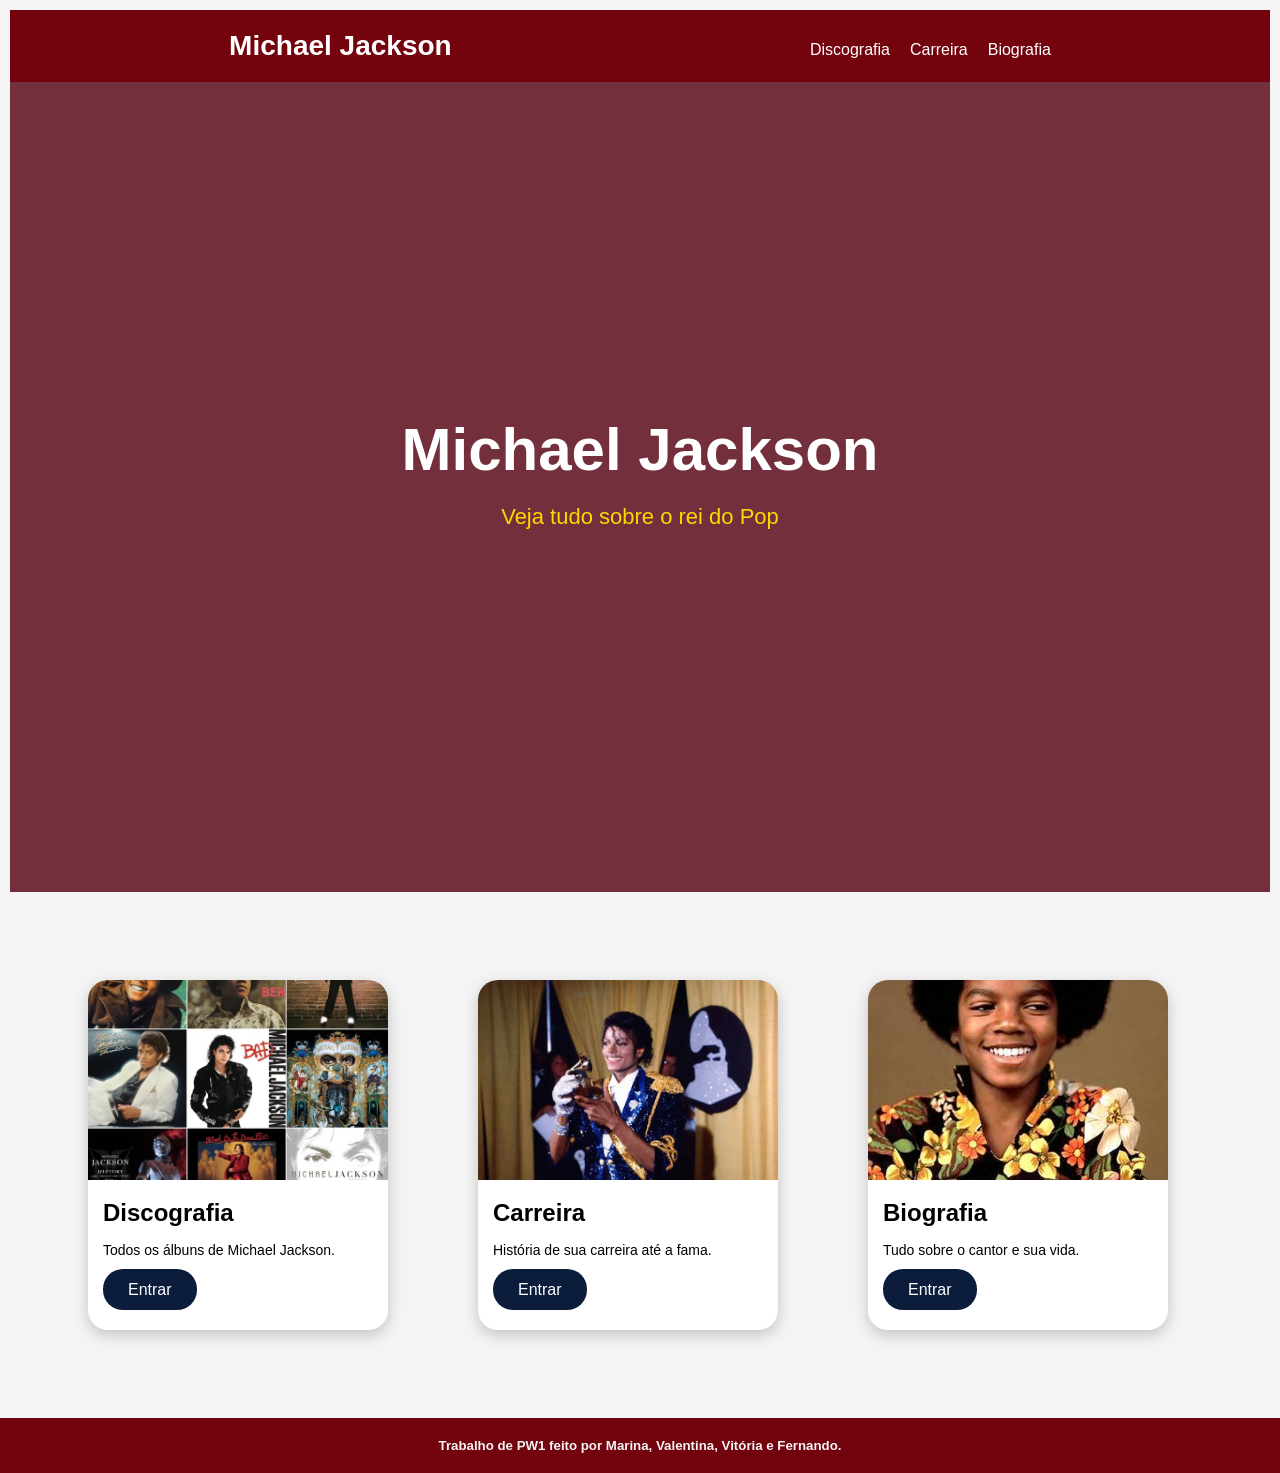
<file: index.html>
<!DOCTYPE html>
<html lang="pt-br">
<head>
    <meta charset="UTF-8">
    <meta name="viewport" content="width=device-width, initial-scale=1.0">
    <title>Michael Jackson</title>
    <link rel="stylesheet" href="styles.css">
</head>

<body>

        <header class="header-nav">
            <div class="logo">Michael Jackson</div>
        <nav>
            <div class="navegador">
                <a href="#disco">Discografia</a>
                <a href="#carre">Carreira</a>
                <a href="#bio">Biografia</a>
            </div>
        </nav>
        </header>

        <main>

<section class="capa">
    <div class="texto-capa">
    <p class="titulo">Michael Jackson</p>
    <p class="subtitulo">Veja tudo sobre o rei do Pop</p>
    </div>
</section>

    <section id="disco">
        <div class="conteudo">
            <div class="card">
            <img src="discoteca.webp">
            <h3>Discografia</h3>
            <p>Todos os álbuns de Michael Jackson.</p>
            
            <a href="discoteca.html" class="botao-card">Entrar</a>
            </div>

        <section class="card" id="carre">
            <img src="carreira.jpeg">
            <h3>Carreira</h3>
            <p>História de sua carreira até a fama.</p>
            
            <a href="carreira.html" class="botao-card">Entrar</a>
            </section>
          
        <section class="card" id="bio">
            <img src="biografia.jpeg">
            <h3>Biografia</h3>
            <p>Tudo sobre o cantor e sua vida.</p>
            
            <a href="biografia.html" class="botao-card">Entrar</a>
        </section>
        </div>
    </section>

</main>

    <footer>
        <h5>Trabalho de PW1 feito por Marina, Valentina, Vitória e Fernando.</h5>
    </footer>
    
</body>
</html>
</file>
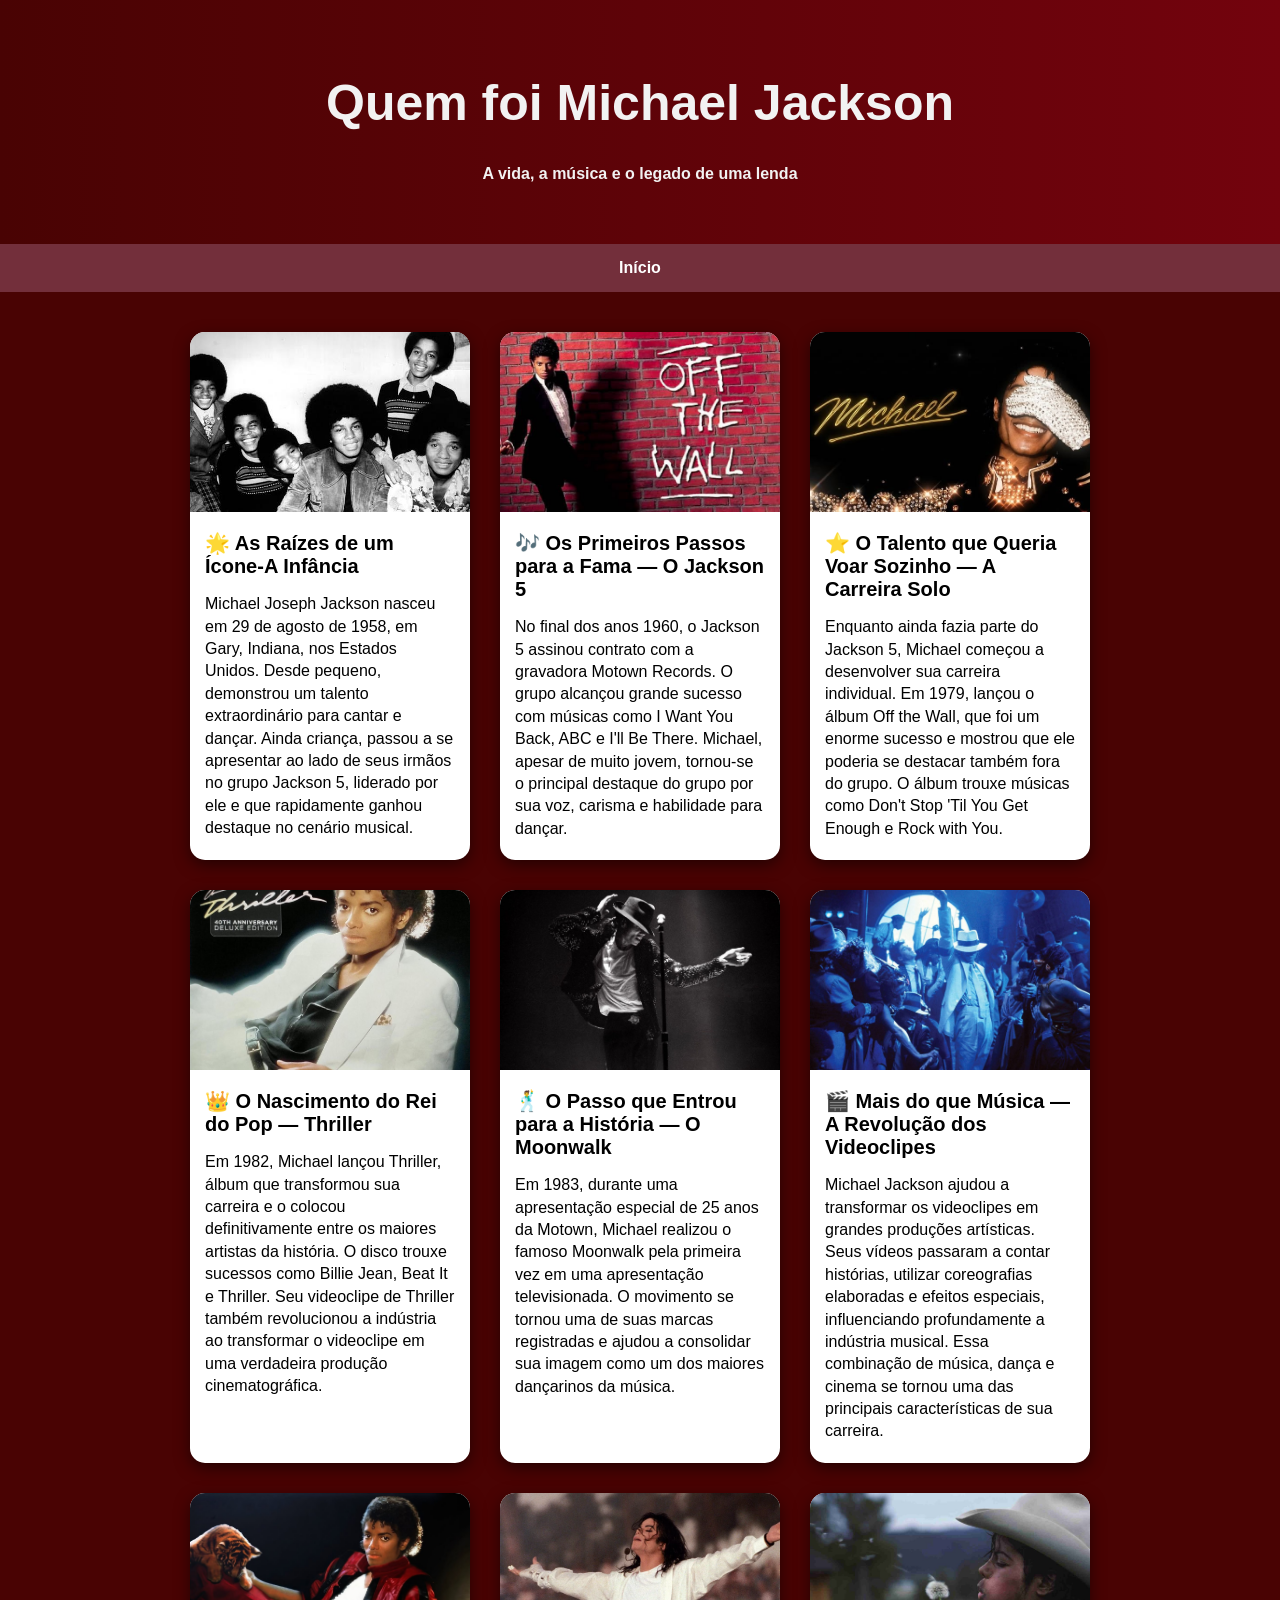
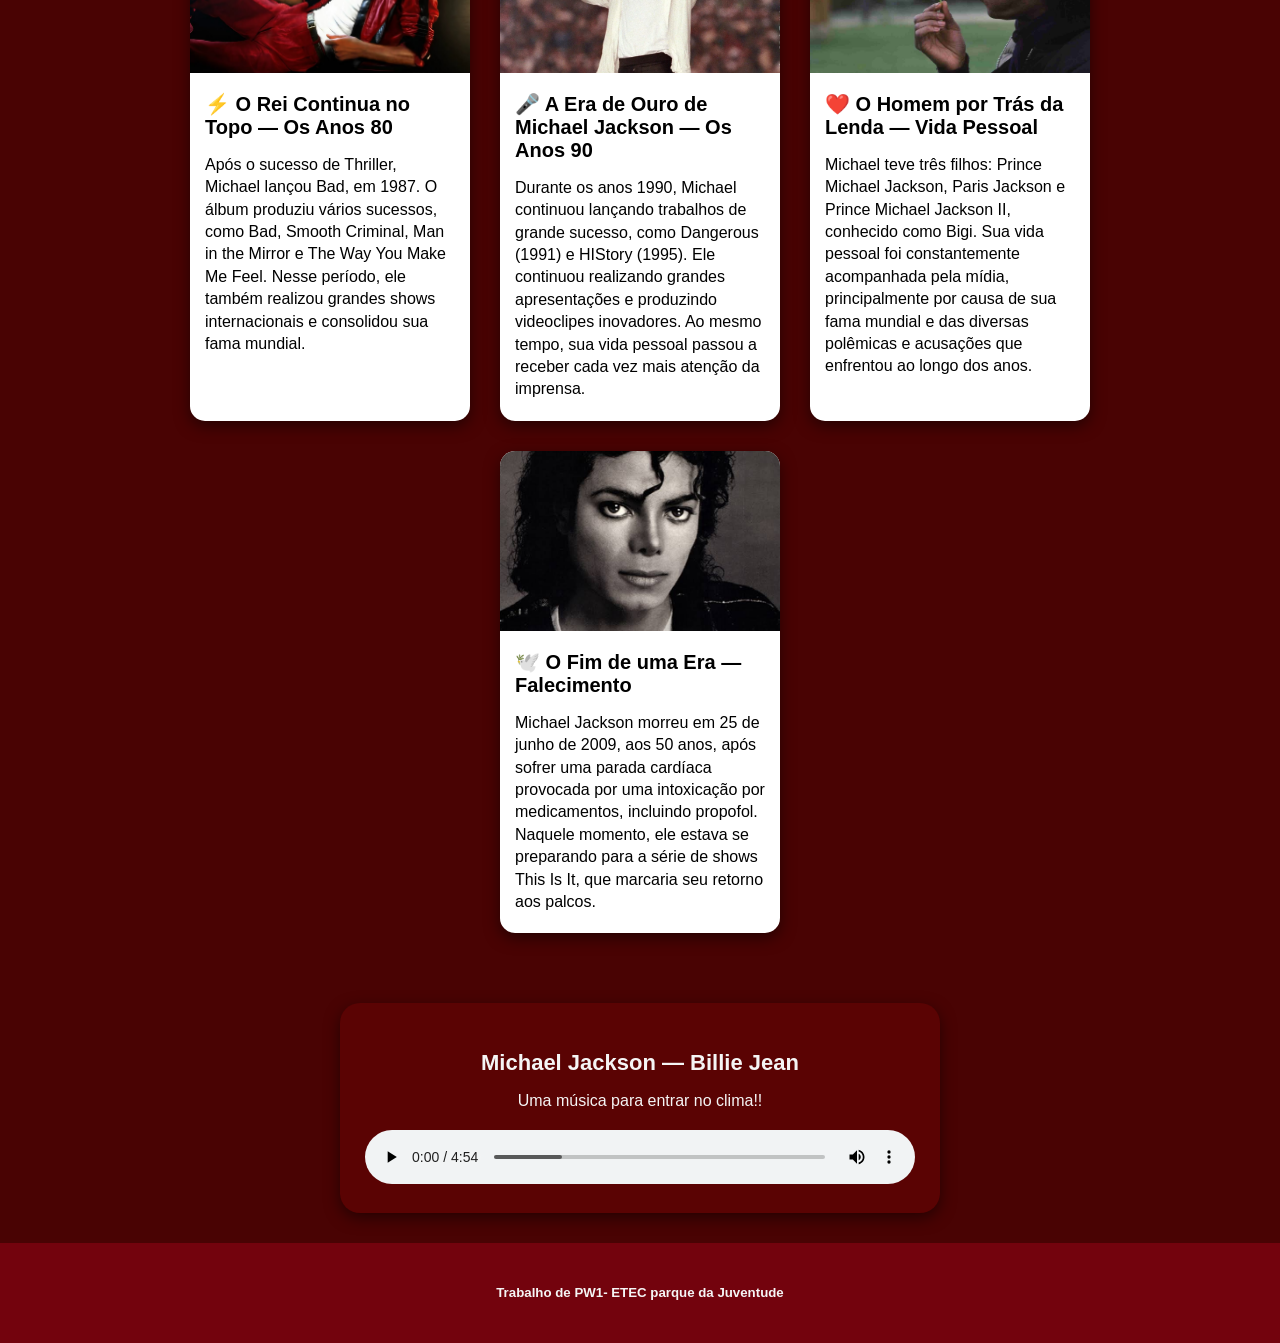
<file: biografia.html>
<!DOCTYPE html>
<html lang="pt-br">

<head>
    <meta charset="UTF-8">
    <meta name="viewport" content="width = device-width, initial-scale=1.0">
    <title>Biografia</title>
    <link rel="stylesheet" href="biografia.css">
</head>

<body>
    <header>
        <h1>Quem foi Michael Jackson </h1>
        <h4>A vida, a música e o legado de uma lenda</h4>
    </header>
    <nav>
        <ul>
            <li><a href="index.html">Início</a></li>
        </ul>
    </nav>

    <main>
        <section>
            <div class="container">
                <div class="card">
                    <img src="images.jfif">
                    <h3>🌟 As Raízes de um Ícone-A Infância</h3>
                    <p>Michael Joseph Jackson nasceu em 29 de agosto de 1958, em Gary, Indiana, nos Estados Unidos.
                        Desde pequeno, demonstrou um talento extraordinário para cantar e dançar. Ainda criança, passou
                        a se apresentar ao lado de seus irmãos no grupo Jackson 5, liderado por ele e que rapidamente
                        ganhou destaque no cenário musical.</p>
                </div>

                <div class="card">
                    <img src="album off the wall.jfif">
                    <h3>🎶 Os Primeiros Passos para a Fama — O Jackson 5</h3>
                    <p>No final dos anos 1960, o Jackson 5 assinou contrato com a gravadora Motown Records. O grupo
                        alcançou grande sucesso com músicas como I Want You Back, ABC e I'll Be There. Michael, apesar
                        de muito jovem, tornou-se o principal destaque do grupo por sua voz, carisma e habilidade para
                        dançar.</p>
                </div>

                <div class="card">
                    <img src="mchl jksn.jpg">
                    <h3>⭐ O Talento que Queria Voar Sozinho — A Carreira Solo</h3>
                    <p>Enquanto ainda fazia parte do Jackson 5, Michael começou a desenvolver sua carreira individual.
                        Em 1979, lançou o álbum Off the Wall, que foi um enorme sucesso e mostrou que ele poderia se
                        destacar também fora do grupo. O álbum trouxe músicas como Don't Stop 'Til You Get Enough e Rock
                        with You.</p>
                </div>

                <div class="card">
                    <img src="thriller.jpg">
                    <h3>👑 O Nascimento do Rei do Pop — Thriller</h3>
                    <p>Em 1982, Michael lançou Thriller, álbum que transformou sua carreira e o colocou definitivamente
                        entre os maiores artistas da história. O disco trouxe sucessos como Billie Jean, Beat It e
                        Thriller. Seu videoclipe de Thriller também revolucionou a indústria ao transformar o videoclipe
                        em uma verdadeira produção cinematográfica.</p>
                </div>

                <div class="card">
                    <img src="moonwalk.jpg">
                    <h3>🕺 O Passo que Entrou para a História — O Moonwalk</h3>
                    <p>Em 1983, durante uma apresentação especial de 25 anos da Motown, Michael realizou o famoso
                        Moonwalk pela primeira vez em uma apresentação televisionada. O movimento se tornou uma de suas
                        marcas registradas e ajudou a consolidar sua imagem como um dos maiores dançarinos da música.
                    </p>
                </div>

                <div class="card">
                    <img src="clipe mj.jpg">
                    <h3>🎬 Mais do que Música — A Revolução dos Videoclipes</h3>
                    <p>Michael Jackson ajudou a transformar os videoclipes em grandes produções artísticas. Seus vídeos
                        passaram a contar histórias, utilizar coreografias elaboradas e efeitos especiais, influenciando
                        profundamente a indústria musical. Essa combinação de música, dança e cinema se tornou uma das
                        principais características de sua carreira.</p>
                </div>

                <div class="card">
                    <img src="anos 80.jpg">
                    <h3>⚡ O Rei Continua no Topo — Os Anos 80</h3>
                    <p>Após o sucesso de Thriller, Michael lançou Bad, em 1987. O álbum produziu vários sucessos, como
                        Bad, Smooth Criminal, Man in the Mirror e The Way You Make Me Feel. Nesse período, ele também
                        realizou grandes shows internacionais e consolidou sua fama mundial.</p>
                </div>

                <div class="card">
                    <img src="anos 90.webp">
                    <h3>🎤 A Era de Ouro de Michael Jackson — Os Anos 90</h3>
                    <p>Durante os anos 1990, Michael continuou lançando trabalhos de grande sucesso, como Dangerous
                        (1991) e HIStory (1995). Ele continuou realizando grandes apresentações e produzindo videoclipes
                        inovadores. Ao mesmo tempo, sua vida pessoal passou a receber cada vez mais atenção da imprensa.
                    </p>
                </div>

                <div class="card">
                    <img src="vida pessoal.jpg">
                    <h3>❤️ O Homem por Trás da Lenda — Vida Pessoal</h3>
                    <p>Michael teve três filhos: Prince Michael Jackson, Paris Jackson e Prince Michael Jackson II,
                        conhecido como Bigi. Sua vida pessoal foi constantemente acompanhada pela mídia, principalmente
                        por causa de sua fama mundial e das diversas polêmicas e acusações que enfrentou ao longo dos
                        anos.</p>
                </div>

                <div class="card">
                    <img src="foto preto e branco.jfif">
                    <h3>🕊️ O Fim de uma Era — Falecimento</h3>
                    <p>Michael Jackson morreu em 25 de junho de 2009, aos 50 anos, após sofrer uma parada cardíaca
                        provocada por uma intoxicação por medicamentos, incluindo propofol. Naquele momento, ele estava
                        se preparando para a série de shows This Is It, que marcaria seu retorno aos palcos.</p>
                </div>
            </div>
        </section>
    </main>
    <div class="musica">
        <h3>Michael Jackson — Billie Jean</h3>

        <p>Uma música para entrar no clima!!</p>

        <audio controls>
            <source src="Michael Jackson - Billie Jean (Lyrics).mp3" type="audio/mpeg">
        </audio>
    </div>
    <footer>
        <h5>Trabalho de PW1- ETEC parque da Juventude</h5>
    </footer>
</body>

</html>
</file>
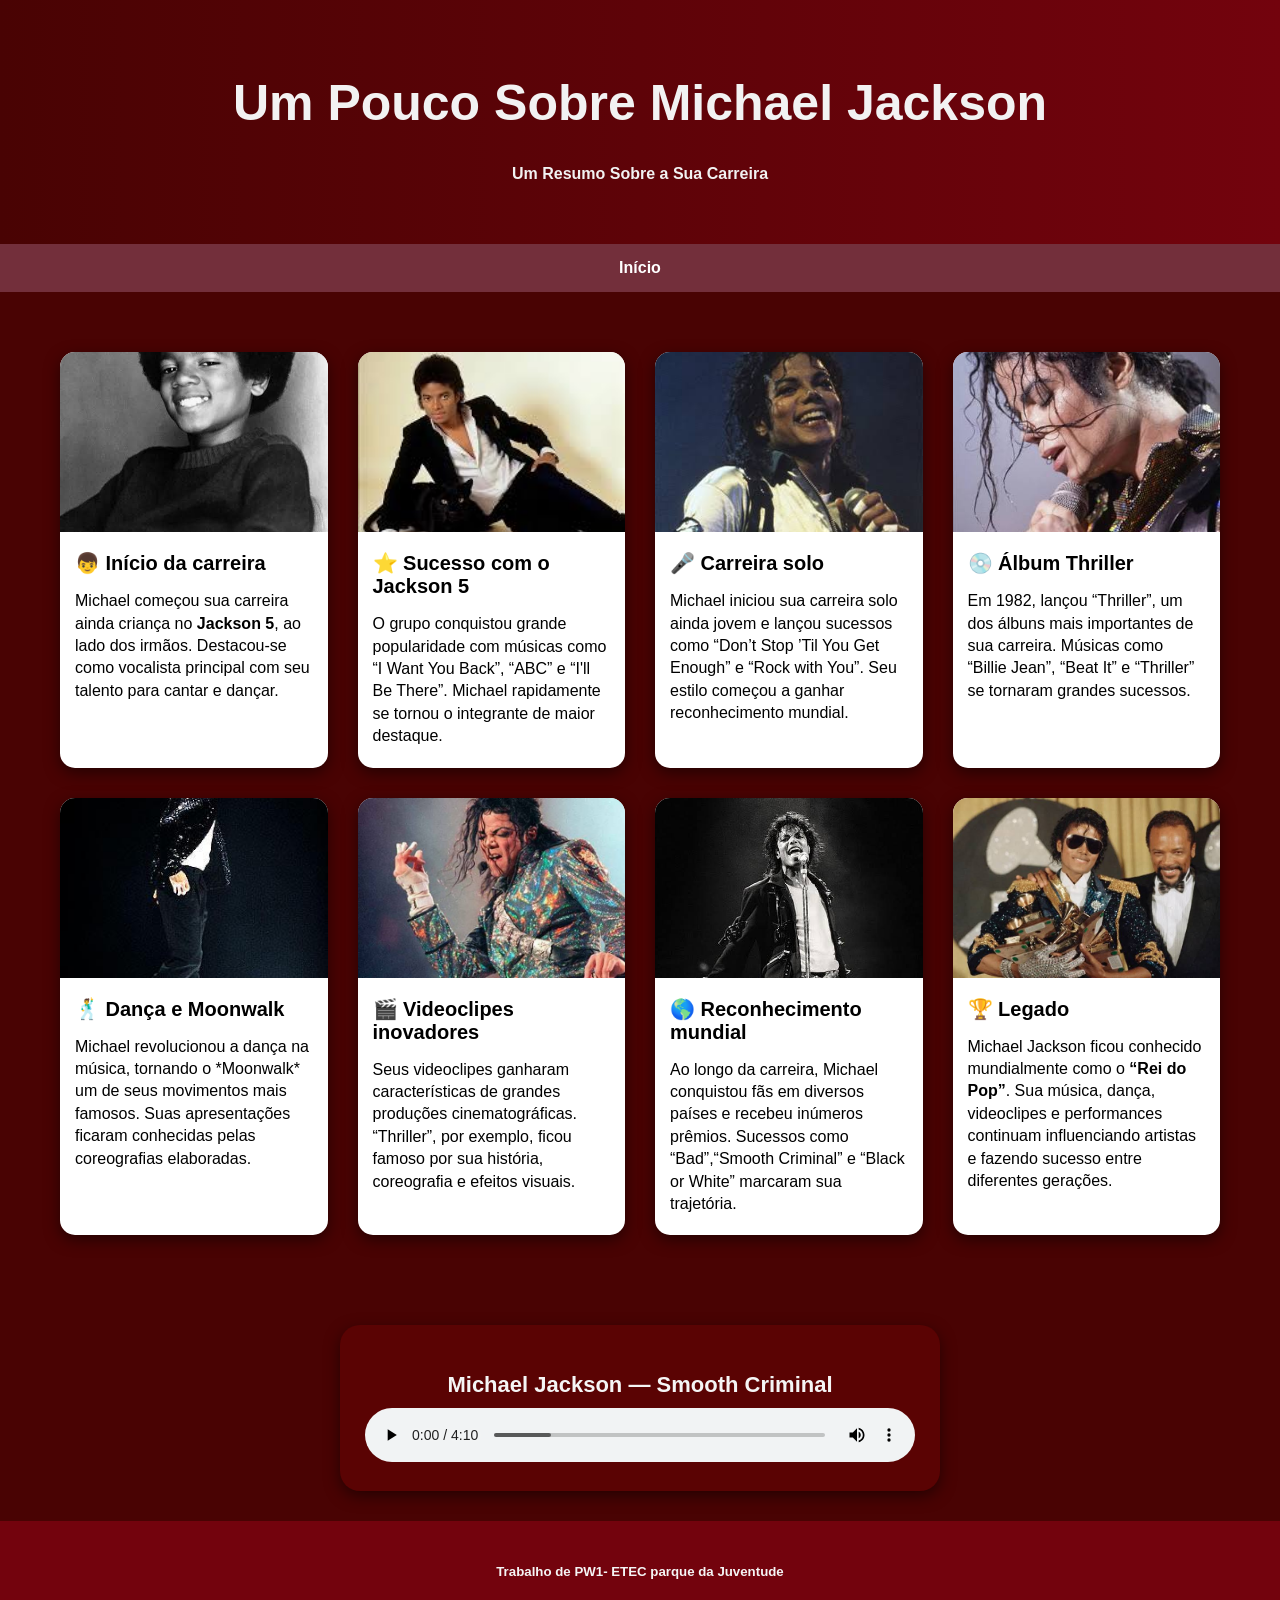
<file: carreira.html>
<!DOCTYPE html>
<html lang="pt-br">

<head>
    <meta charset="UTF-8">
    <meta name="viewport" content="width = device-width, initial-scale=1.0">
    <title>Carreira</title>
    <link rel="stylesheet" href="carreira.css">
</head>

<body>
    <header>
        <h1>Um Pouco Sobre Michael Jackson</h1>
        <h4>Um Resumo Sobre a Sua Carreira</h4>
    </header>
    <nav>
        <ul>
            <li><a href="index.html">Início</a></li>
        </ul>
    </nav>

    <main>
        <section id="container">
            <div class="container">
               
                <div class="card">
                    <img src="michaelcrianca.png">
                    <h3>👦 Início da carreira</h3>
                    <p> Michael começou sua carreira ainda criança no <strong>Jackson 5</strong>, ao lado dos irmãos. Destacou-se como vocalista principal com seu talento para cantar e dançar.</p>
                </div>

                <div class="card">
                    <img src="michaelegato.png">
                    <h3>⭐ Sucesso com o Jackson 5</h3>
                    <p> O grupo conquistou grande popularidade com músicas como “I Want You Back”, “ABC” e “I'll Be There”. Michael rapidamente se tornou o integrante de maior destaque.</p>
                </div>

                <div class="card">
                    <img src="michaelmicrofone.png">
                    <h3>🎤 Carreira solo</h3>
                    <p>Michael iniciou sua carreira solo ainda jovem e lançou sucessos como “Don’t Stop ’Til You Get Enough” e “Rock with You”. Seu estilo começou a ganhar reconhecimento mundial.</p>
                </div>

                <div class="card">
                    <img src="michaelolhosfechados.png">
                    <h3>💿 Álbum Thriller</h3>
                    <p>Em 1982, lançou “Thriller”, um dos álbuns mais importantes de sua carreira. Músicas como “Billie Jean”, “Beat It” e “Thriller” se tornaram grandes sucessos.</p>
                </div>

                <div class="card">
                    <img src="michaelmoonwalk.jpeg">
                    <h3>🕺 Dança e Moonwalk</h3>
                    <p>Michael revolucionou a dança na música, tornando o *Moonwalk* um de seus movimentos mais famosos. Suas apresentações ficaram conhecidas pelas coreografias elaboradas.</p>
                </div>

                <div class="card">
                    <img src="michaelreconhecimento.jfif">
                    <h3>🎬 Videoclipes inovadores</h3>
                    <p>Seus videoclipes ganharam características de grandes produções cinematográficas. “Thriller”, por exemplo, ficou famoso por sua história, coreografia e efeitos visuais.</p>
                </div>

                <div class="card">
                    <img src="michaellegado.jfif">
                    <h3>🌎 Reconhecimento mundial</h3>
                    <p>Ao longo da carreira, Michael conquistou fãs em diversos países e recebeu inúmeros prêmios. Sucessos como “Bad”,“Smooth Criminal” e “Black or White” marcaram sua trajetória.</p>
                </div>

                <div class="card">
                    <img src="michaelpremios.jfif">
                    <h3>🏆 Legado</h3>
                    <p>Michael Jackson ficou conhecido mundialmente como o <strong>“Rei do Pop”</strong>. Sua música, dança, videoclipes e performances continuam influenciando artistas e fazendo sucesso entre diferentes gerações.</p>
                </div>

            </div>
        </section>
    </main>

    <div class="musica">
        <h3>Michael Jackson — Smooth Criminal</h3>
        <audio controls>
            <source src="Michael Jackson - Smooth Criminal (Official Video - Shortened Version) (1).mp3" type="audio/mpeg">
        </audio>

    </div>
    <footer>
        <h5>Trabalho de PW1- ETEC parque da Juventude</h5>
    </footer>
</body>

</html>
</file>
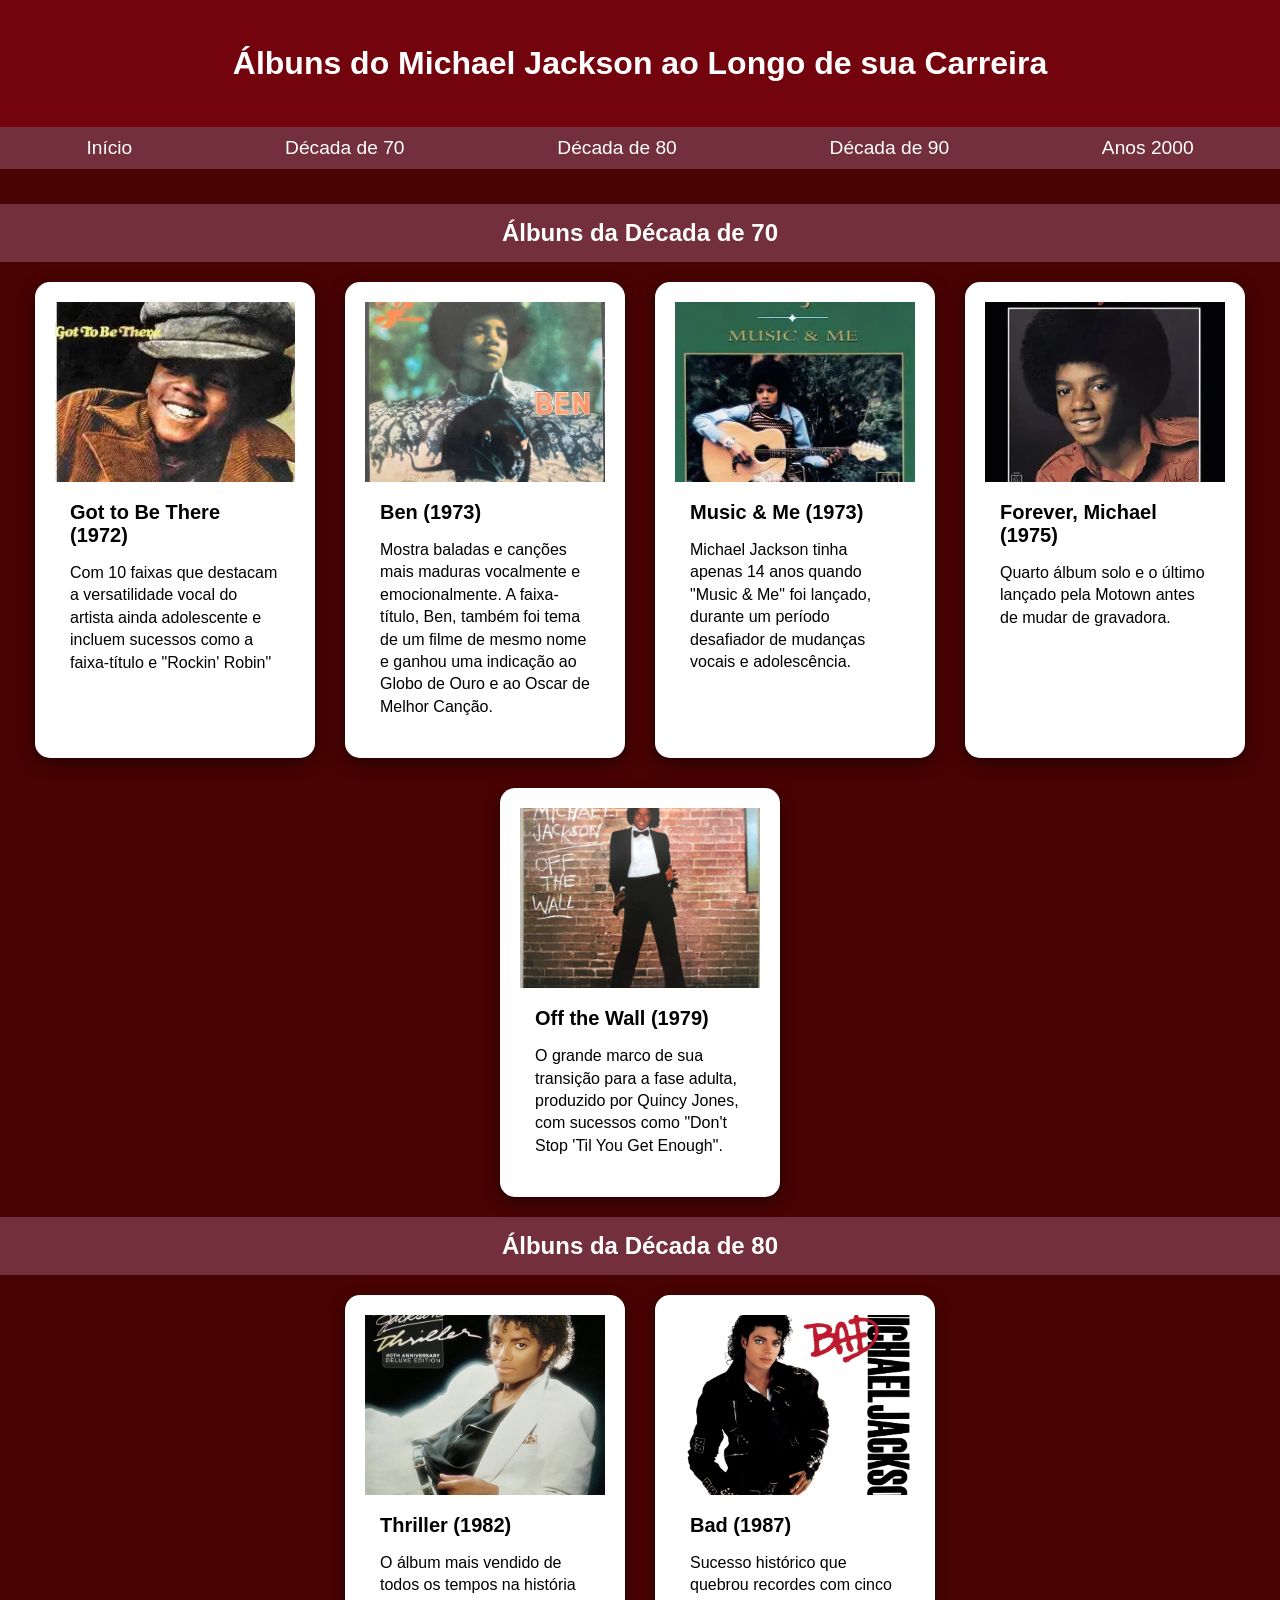
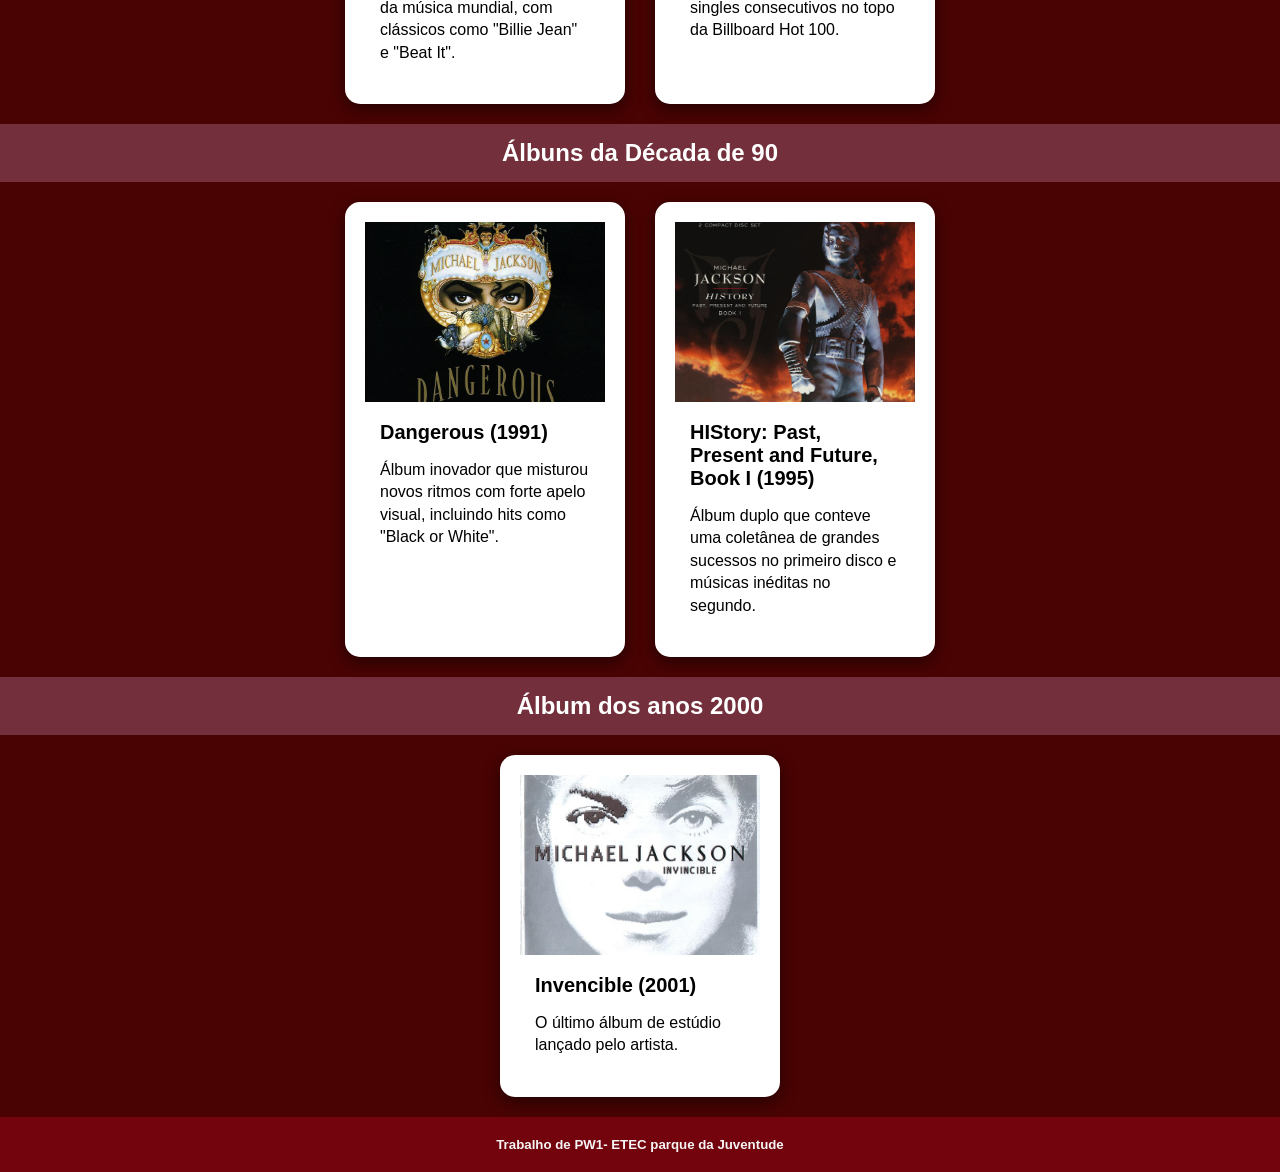
<file: discoteca.html>
<!DOCTYPE html>
<html lang="pt-br">

<head>
    <meta charset="UTF-8">
    <meta name="viewport" content="width=device-width, initial-scale=1.0">
    <title>Discografia</title>
    <link rel="stylesheet" href="discoteca.css">
</head>

<body>
    <header id="iniciodisc">
        <p class="titulo">Álbuns do Michael Jackson ao Longo de sua Carreira</p>
    </header>
    <nav>
        <ul>
            <li><a href="index.html">Início</a></li>
            <li><a href="#dkda70">Década de 70</a></li>
            <li><a href="#dkda80">Década de 80</a></li>
            <li><a href="#dkda90">Década de 90</a></li>
            <li><a href="#anos2k">Anos 2000</a></li>
        </ul>
    </nav>

    <div class="primeiro-h2">
    <h2 id="dkda70">Álbuns da Década de 70</h2>
    </div>

    <div class="container" >

        <div class="card">
            <img src="gotobethere.webp" alt="Capa do álbum Got to Be There."  height="284px" width="284px">
            <h3>Got to Be There (1972)</h3>
            <p>Com 10 faixas que destacam a versatilidade vocal do artista ainda adolescente e incluem sucessos como a faixa-título e "Rockin' Robin"</p>
        </div>

        <div class="card">
            <img src="ben.jpg" alt="Capa do álbum Ben." height="284px" width="284px">
            <h3>Ben (1973)</h3>
            <p>Mostra baladas e canções mais maduras vocalmente e emocionalmente. A faixa-título, Ben, também foi tema de um filme de mesmo nome e ganhou uma indicação ao Globo de Ouro e ao Oscar de Melhor Canção.</p>
        </div>

        <div class="card">
            <img src="musicandme.webp" alt="Capa do álbum Music & Me." height="284px" width="284px">
            <h3>Music & Me (1973)</h3>
            <p>Michael Jackson tinha apenas 14 anos quando "Music & Me" foi lançado, durante um período desafiador de mudanças vocais e adolescência.</p>
        </div>

        <div class="card">
            <img src="4evermichael.webp" alt="Capa do álbum For Ever Michael." height="284px" width="284px">
            <h3>Forever, Michael (1975)</h3>
            <p>Quarto álbum solo e o último lançado pela Motown antes de mudar de gravadora.</p>
        </div>

        <div class="card">
            <img src="offthewall.jpg" alt="Capa do álbum Off The Wall." height="284px" width="284px">
            <h3>Off the Wall (1979)</h3>
            <p>O grande marco de sua transição para a fase adulta, produzido por Quincy Jones, com sucessos como "Don't Stop 'Til You Get Enough".</p>
        </div>
    </div>


    <h2 id="dkda80">Álbuns da Década de 80</h2>
    <div class="container">

        <div class="card">
            <img src="thriller.jpg" alt="Capa do álbum Thriller." height="284px" width="284px">
            <h3>Thriller (1982)</h3>
            <p>O álbum mais vendido de todos os tempos na história da música mundial, com clássicos como "Billie Jean" e "Beat It".</p>
        </div>

        <div class="card">
            <img src="bad.jpg" alt="Capa do álbum Bad." height="284px" width="284px">
            <h3>Bad (1987)</h3>
            <p>Sucesso histórico que quebrou recordes com cinco singles consecutivos no topo da Billboard Hot 100.</p>
        </div>
    </div>


    <h2 id="dkda90">Álbuns da Década de 90</h2>
    <div class="container">

        <div class="card">
            <img src="dangerous.jpg" alt="Capa do álbum Dangerous." height="284px" width="284px">
            <h3>Dangerous (1991)</h3>
            <p>Álbum inovador que misturou novos ritmos com forte apelo visual, incluindo hits como "Black or White".</p>
        </div>

        <div class="card">
            <img src="HIStory.jpg" alt="Capa do álbum HIStory: Past, Present and Future, Book I." height="284px" width="284px">
            <h3>HIStory: Past, Present and Future, Book I (1995)</h3>
            <p>Álbum duplo que conteve uma coletânea de grandes sucessos no primeiro disco e músicas inéditas no segundo.</p>
        </div>
    </div>


    <h2 id="anos2k">Álbum dos anos 2000</h2>
    <div class="container">

        <div class="card">
            <img src="invencible.jpg" alt="Capa do álbum Invencible." height="284px" width="284px">
            <h3>Invencible (2001)</h3>
            <p>O último álbum de estúdio lançado pelo artista.</p>
        </div>
    </div>

    <footer>
        <h5>Trabalho de PW1- ETEC parque da Juventude</h5>
    </footer>
</body>

</html>
</file>
<file: styles.css>
*{
    margin: 0 auto;
    padding: 0 auto;
    font-family: Verdana, Geneva, Tahoma, sans-serif;
}

body {
    background: #f4f4f4;
}

header {
    background-color: #73030D;
    display: block;
    justify-content: space-between;
    align-items: center;
    margin: 10px 10px 0 10px;
}

.logo{
    color:white;
    display:flex;
    justify-content: center;
    font-size: 28px;
    font-weight: bold;
}

nav{
    background: #73030D;
    position:sticky;
    top:0;
}

.navegador{
    margin-top:0.5rem;
    display: flex;
    justify-content: center;
}

nav a {
    color: rgb(255, 255, 255);
    text-decoration: none;
    margin-left: 20px;
}

section{
    color:black;
    margin: 0.5rem;
}

.capa {
    height: 45rem;
    background-color: #732f3b;
    background-size: cover;
    background-position: center;
    display: flex;
    justify-content: center;
    align-items: center;
    text-align: center;
    margin: 0 10px;
}

.texto-capa {
    animation: aparecer 2s;
}

.titulo {
    color: rgb(255, 255, 255);
    font-size: 60px;
    font-weight: bold;
    margin-bottom: 20px;
}

.subtitulo {
    color: gold;
    font-size: 22px;
    margin-bottom: 30px;
}

.botao {
    background: gold;
    border: none;
    padding: 15px 35px;
    border-radius: 30px;
    font-size: 18px;
    font-weight: bold;
}

.conteudo {
    display: flex;
    justify-content: center;
    gap: 30px;
    padding: 60px;
    flex-wrap: wrap;
}

.card {
    background: white;
    width: 300px;
    height: 350px;
    border-radius: 20px;
    overflow: hidden;
    box-shadow: 0 5px 15px rgba(0,0,0,0.2);
}

.card img {
    width: 100%;
    height: 200px;
    object-fit: cover;
}

.card h3{
    font-size: 24px;
    font-weight: bold;
    margin: 15px;
}

.card p {
    margin: 15px;
    font-size: 14px;
    padding-bottom: 8px;
}

.botao-card {
    margin: 15px;
    background: gold;
    color: rgb(0, 0, 0);
    border: none;
    padding: 12px 25px;
    border-radius: 20px;
    padding: 5px;
}

.botao-card {
    text-decoration: none;
}

footer {
    font-family: Arial, Helvetica, sans-serif;
    background-color: #73030D;
    text-align: center;
    padding: 20px;
}

footer h5 {
    color: whitesmoke;
}

@media (min-width: 490px){
   body {
    background: #f4f4f4;
}

.header-nav{
    top: 0;
    z-index: 100;
    position: sticky;;
}

header {
    background: #73030D;
    display: flex;
    justify-content: space-between;
    align-items: center;
    padding: 20px 50px;
}

.logo {
    color: rgb(255, 255, 255);
    font-size: 28px;
    font-weight: bold;
}

nav a {
    color: rgb(255, 255, 255);
    text-decoration: none;
    margin-left: 20px;
    transition: 0.3s;
}

nav a:hover {
    color: gold;
}

.capa {
    height: 90vh;
    background-color: #732F3B;
    background-size: cover;
    background-position: center;
    display: flex;
    justify-content: center;
    align-items: center;
    text-align: center;
}

.texto-capa {
    animation: aparecer 2s;
}

.titulo {
    color: rgb(255, 255, 255);
    font-size: 60px;
    font-weight: bold;
    margin-bottom: 20px;
}

.subtitulo {
    color: gold;
    font-size: 22px;
    margin-bottom: 30px;
}

    .botao {
    background: gold;
    border: none;
    padding: 15px 35px;
    border-radius: 30px;
    font-size: 18px;
    font-weight: bold;
    cursor: pointer;
    transition: 0.4s;
}

.botao:hover {
    transform: scale(1.1);
    background: white;
}


.conteudo {
    display: flex;
    justify-content: flex-start;
    gap: 50px; 
    padding: 60px;               
    flex-wrap: wrap;  
}

.card {
    background: white;
    width: 300px;
    height: 350px;
    border-radius: 20px;
    overflow: hidden;
    box-shadow: 0 5px 15px rgba(0,0,0,0.2);
    transition: 0.4s;
    margin: 20px;
}

.card:hover {
    transform: translateY(-10px);
}

.card img {
    width: 100%;
    height: 200px;
    object-fit: cover;
}

.card-titulo {
    font-size: 24px;
    font-weight: bold;
    margin: 15px;
}

.card p {
    margin: 15px;
}

.botao-card {
    margin: 15px;
    background: #0b1d3a;
    color: white;
    border: none;
    padding: 12px 25px;
    border-radius: 20px;
    cursor: pointer;
    transition: 0.4s;
    text-decoration: none;
}

.botao-card:hover {
    background: gold;
    color: black;
    transform: scale(1.05);
}

footer{
    background-color: #73030D;
    display:flex;
    justify-content: center;
    padding: 20px;
}

footer p{
    color: white;
    font-size: 15px;
}
}
</file>
<file: biografia.css>
/* Shift + Alt + F formata o texto */
* {
    box-sizing: border-box;
}

body {
    margin: 0;
    font-family: Arial, Helvetica, sans-serif;
    background-color: #490303;
}

header {
    text-align: center;
    background: linear-gradient(to right, #490303, #73030D);
    padding: 40px;
}

header h1 {
    font-size: 50px;
    color: #F2F2F2;
}

header h4 {
    color: #F2F2F2;
}

header p {
    margin-top: 10px;
    font-size: 18px;
    color: white;
}

nav {
    background-color: #732F3B;
    padding: 15px;
    position: sticky;
    top: 0;
    z-index: 10;
}

nav ul {
    display: flex;
    justify-content: center;
    gap: 40px;
    list-style: none;
    padding: 0;
    margin: 0;
}

nav a {
    color: white;
    text-decoration: none;
    font-weight: bold;
    transition: 0.2s;
}

nav a:hover {
    color: #b4a8a8;
}

main {
    padding: 40px;
}

.container {
    display: flex;
    justify-content: center;
    gap: 30px;
    flex-wrap: wrap;
}

.card {
    width: 280px;
    background-color: white;
    color: black;
    border-radius: 15px;
    overflow: hidden;
    transition: 0.5s;
    box-shadow: 0px 5px 15px rgba(0, 0, 0, 0.5);
}

.card:hover {
    transform: translateY(-10px);
}

.card img {
    width: 100%;
    height: 180px;
    object-fit: cover;
    transition: 0.5s;
}

.card:hover img {
    transform: scale(1.05);
}

.card h3 {
    padding: 15px;
    margin: 0;
    font-size: 20px;
}

.card p {
    padding: 0 15px 20px;
    margin: 0;
    line-height: 1.4;
}

.musica {
    width: 80%;
    max-width: 600px;
    margin: 30px auto;
    padding: 25px;
    text-align: center;
    background: #5a0303;
    border-radius: 20px;
    box-shadow: 0px 5px 15px rgba(0, 0, 0, 0.5);
}

.musica h3 {
    color: whitesmoke;
    font-size: 22px;
    margin-bottom: 10px;
}

.musica p {
    color: whitesmoke;
    margin-bottom: 20px;
}

.musica audio {
    width: 100%;
}

footer {
    background-color: #73030D;
    text-align: center;
    padding: 20px;
}

footer h5 {
    color: whitesmoke;
}

/* RESPONSIVIDADE - TABLETS */
@media (max-width: 768px) {
    header {
        padding: 30px 15px;
    }

    header h1 {
        font-size: 38px;
    }

    header h4 {
        font-size: 16px;
    }

    nav {
        padding: 12px;
    }

    nav ul {
        gap: 20px;
    }

    main {
        padding: 25px 15px;
    }

    .container {
        gap: 25px;
    }

    .card {
        width: 300px;
    }

    .musica {
        width: 90%;
    }
}

/* RESPONSIVIDADE - CELULARES */
@media (max-width: 480px) {
    header {
        padding: 25px 10px;
    }

    header h1 {
        font-size: 30px;
    }

    header h4 {
        font-size: 14px;
    }

    nav {
        padding: 10px;
    }

    nav ul {
        gap: 10px;
        flex-wrap: wrap;
    }

    nav a {
        font-size: 14px;
    }

    main {
        padding: 20px 10px;
    }

    .container{
        display: flex;  
        flex-direction: column;
        align-items: center; 
        gap: 20px;  
    }

    .card {
        width: 100%;
        max-width: 340px;   
    }
    
    .card img {
        height: 200px;
    }

    .card h3 {
        font-size: 18px;
    }

    .card p {
        font-size: 15px;
        line-height: 1.4;
    }

    .musica {
        width: 95%;
        padding: 20px 15px;
    }

    .musica h3 {
        font-size: 19px;
    }

    .musica p {
        font-size: 14px;
    }

    footer {
        padding: 15px;
    }
}
</file>
<file: carreira.css>
* {
    box-sizing: border-box;
}

body {
    margin: 0;
    font-family: Arial, Helvetica, sans-serif;
    background-color: #490303;
}

header {
    text-align: center;
    background: linear-gradient(to right, #490303, #73030D);
    padding: 40px;
}

header h1 {
    font-size: 50px;
    color: #F2F2F2;
}

header h4 {
    color: #F2F2F2;
}

header p {
    margin-top: 10px;
    font-size: 18px;
    color: white;
}

nav {
    background-color: #732F3B;
    padding: 15px;
    position: sticky;
    top: 0;
    z-index: 10;
}

nav ul {
    display: flex;
    justify-content: center;
    gap: 40px;
    list-style: none;
    padding: 0;
    margin: 0;
}

nav a {
    color: white;
    text-decoration: none;
    font-weight: bold;
    transition: 0.2s;
}

nav a:hover {
    color: #b4a8a8;
}

main {
    padding: 40px;
}

.container {
    display: block;
    justify-content: center;
    flex-wrap: wrap;
}

.card {
    width: 280px;
    background-color: white;
    color: black;
    border-radius: 15px;
    overflow: hidden;
    transition: 0.5s;
    box-shadow: 0px 5px 15px rgba(0, 0, 0, 0.5);
}

.card img {
    width: 100%;
    height: 180px;
    object-fit: cover;
    transition: 0.5s;
}

.card h3 {
    padding: 15px;
    margin: 0;
    font-size: 20px;
}

.card p {
    padding: 0 15px 20px;
    margin: 0;
    line-height: 1.4;
}

.musica {
    width: 80%;
    max-width: 600px;
    margin: 30px auto;
    padding: 25px;
    text-align: center;
    background: #5a0303;
    border-radius: 20px;
    box-shadow: 0px 5px 15px rgba(0, 0, 0, 0.5);
}

.musica h3 {
    color: whitesmoke;
    font-size: 22px;
    margin-bottom: 10px;
}

.musica p {
    color: whitesmoke;
    margin-bottom: 20px;
}

.musica audio {
    width: 100%;
}

footer {
    background-color: #73030D;
    text-align: center;
    padding: 20px;
}

footer h5 {
    color: whitesmoke;
}

/* ============================= */
/* COMPUTADORES */
/* ============================= */

.container {
    width: 100%;
    max-width: 1400px;
    margin: 0 auto;
    display: grid;
    grid-template-columns: repeat(4, 1fr);
    gap: 30px;
    padding: 20px;
}

.card {
    width: 100%;
}


@media (max-width: 1100px) {

    .container {
        grid-template-columns: repeat(2, 1fr);
        gap: 25px;
    }
}

@media (max-width: 768px) {

    header {
        padding: 30px 15px;
    }

    header h1 {
        font-size: 38px;
    }

    header h4 {
        font-size: 16px;
    }

    nav {
        padding: 12px;
    }

    nav ul {
        gap: 20px;
        flex-wrap: wrap;
    }

    main {
        padding: 25px 15px;
    }

    .container {
        grid-template-columns: repeat(2, 1fr);
        gap: 20px;
        padding: 15px;
    }

    .card {
        width: 100%;
    }

    .card img {
        width: 100%;
        height: 200px;
        object-fit: cover;
    }

    .musica {
        width: 90%;
    }
}

@media (max-width: 600px) {

    header {
        padding: 25px 10px;
    }

    header h1 {
        font-size: 30px;
        line-height: 1.2;
    }

    header h4 {
        font-size: 14px;
    }

    header p {
        font-size: 15px;
    }

    nav {
        padding: 10px;
    }

    nav ul {
        display: flex;
        flex-direction: column;
        gap: 10px;
    }

    nav li {
        width: 100%;
        text-align: center;
    }

    nav a {
        display: flex;
        justify-content: center;
        gap:20px;
        font-size: 11px;
    }

    main {
        padding: 20px 10px;
    }

    .container {
        grid-template-columns: 1fr;
        gap: 20px;
        width: 100%;
        padding: 10px;
    }

    .card {
        width: 100%;
        max-width: 100%;
        margin: 0 auto;
    }

    .card img {
        width: 100%;
        height: 200px;
        object-fit: cover;
    }

    .card h3 {
        font-size: 18px;
    }

    .card p {
        font-size: 15px;
        line-height: 1.5;
    }

    .musica {
        width: 100%;
        padding: 20px 15px;
    }

    .musica h3 {
        font-size: 19px;
    }

    .musica p {
        font-size: 14px;
        line-height: 1.5;
    }

    footer {
        padding: 15px;
    }
}
</file>
<file: discoteca.css>
* {
    margin: 0;
    padding: 0;
    font-family: Arial, Helvetica, sans-serif;
    box-sizing: border-box;
}

body{
    background-color: #490303;
}

header {
    font-size: xx-large;
    font-weight: 700;
    background-color: #73030D;
    color: white;
    padding: 15px;
}

.titulo {
    display: flex;
    justify-content: center;
    text-align: center;
}

nav {
    background-color: #732f3b;
}

nav ul {
    list-style: none;
    display: flex;
    justify-content: space-around;
    flex-wrap: wrap;
    padding: 10px;
}
nav a {
    color: rgb(255, 255, 255);
    text-decoration: none;
    font-size: larger; 
    padding: 10px;
}

h2 {
    display: flex;
    justify-content: center;
    padding: 15px;
    background-color: #732f3b;
    scroll-margin-top: 65px;
    color: white;
}

.primeiro-h2{
    display: flex;
    justify-content: center;
    background-color: #732f3b;
    margin-top: 35px;
    padding: 0px;
    color:white;
}

div{
    padding: 20px;
}

.card {
    width: 280px;
    background-color: white;
    color: black;
    border-radius: 15px;
    overflow: hidden;
    transition: 0.5s;
    box-shadow: 0px 5px 15px rgba(0, 0, 0, 0.5);
}

.card:hover {
    transform: translateY(-10px);
}

.card img {
    width: 100%;
    height: 180px;
    object-fit: cover;
    transition: 0.5s;
}

.card:hover img {
    transform: scale(1.05);
}

.card h3 {
    padding: 15px;
    margin: 0;
    font-size: 20px;
}

.card p {
    padding: 0 15px 20px;
    margin: 0;
    line-height: 1.4;
}

footer {
    background-color: #73030D;
    text-align: center;
    padding: 20px;
}

footer h5 {
    color: whitesmoke;
}

@media (min-width: 768px) {

    .titulo {
    display: flex;
    justify-content: center;
    text-align: center;
    padding: 30px;
    }

    nav a:hover{
        color: rgb(150, 150, 248);
        background-color: #7f3a47;
        position: relative;
    }

    h2 {
    scroll-margin-top: 39px;
    }

    .container{
    display:flex;
    justify-content: center;
    gap:30px;
    flex-wrap: wrap;
    }

    .card{
    width: 280px;
    border-radius: 15px;
    overflow: hidden;
    transition: 0.4s;
    
    }
.card:hover {
    transform: translateY(-10px);
}

.card img {
    width: 100%;
    height: 180px;
    object-fit: cover;
    transition: 0.5s;
}

.card:hover img {
    transform: scale(1.05);
}
}

/* form.vidal.dev.br
pacote: formulário PW */
</file>
